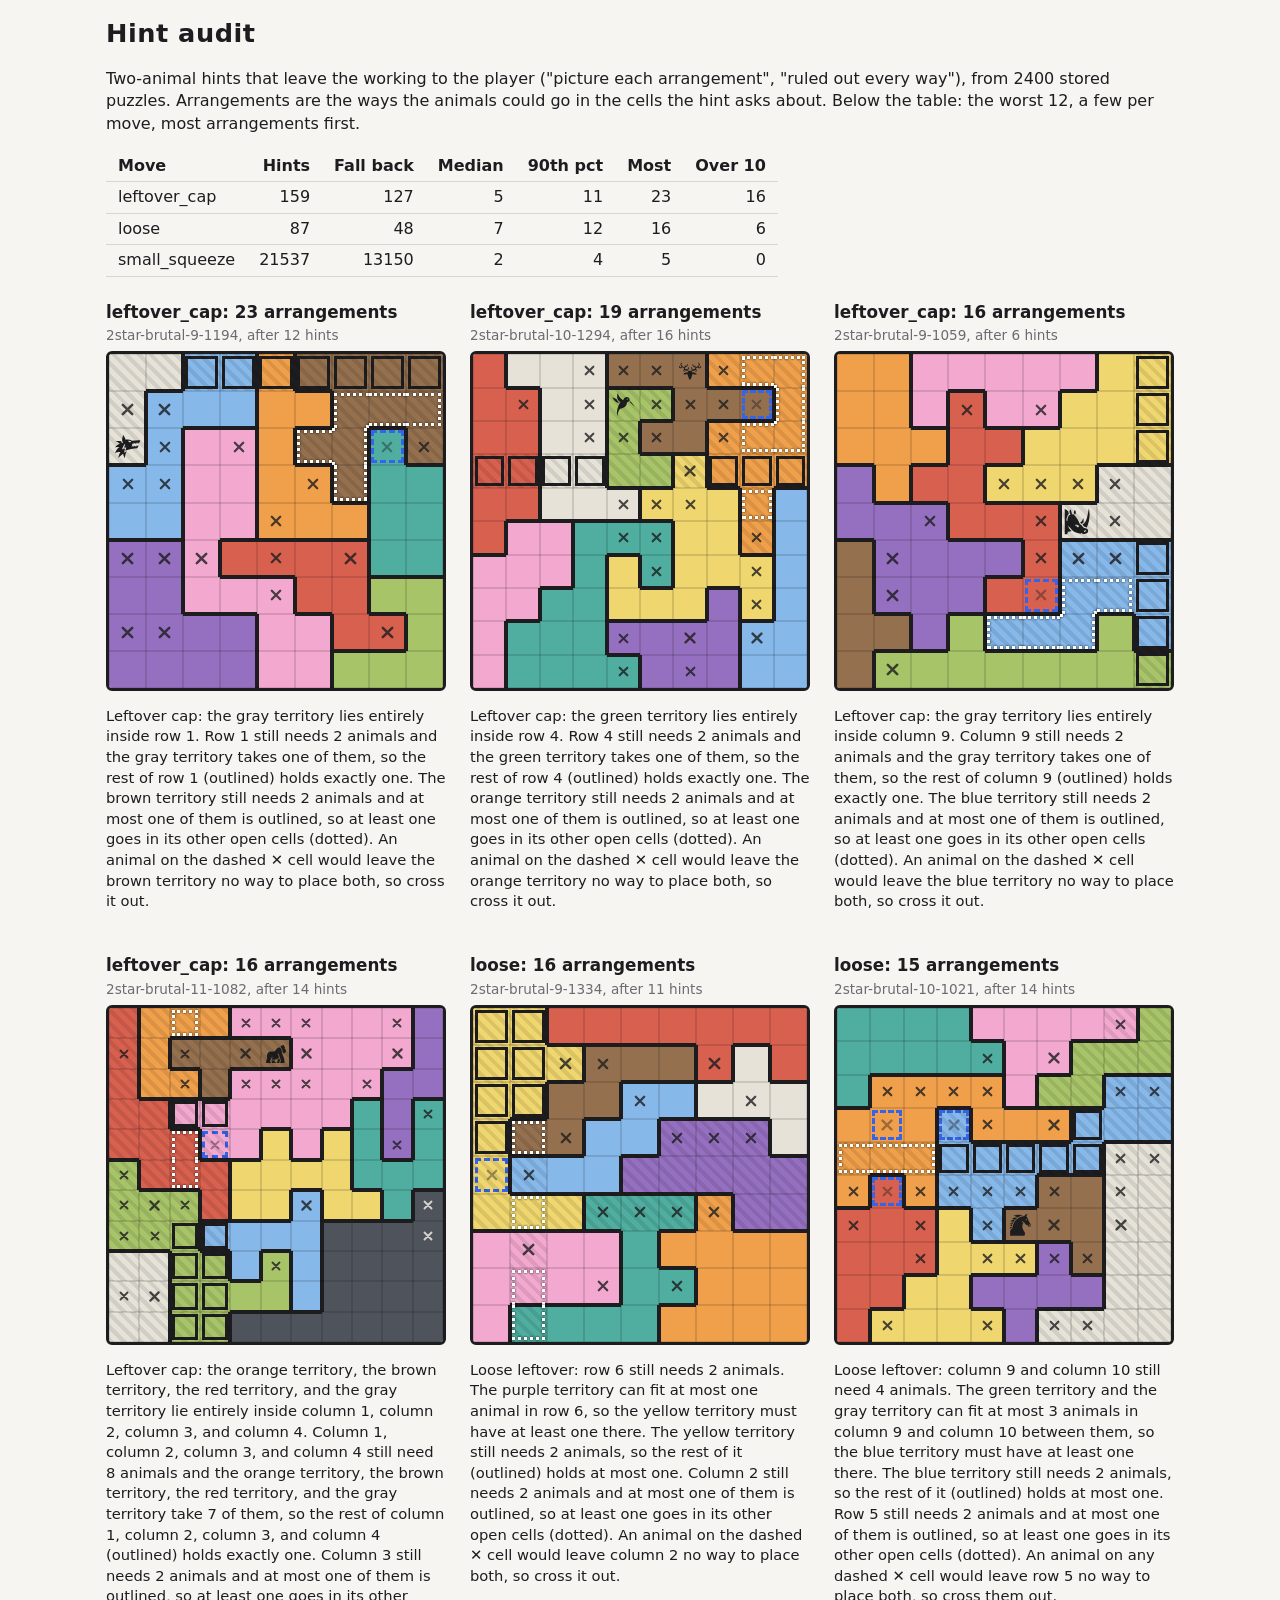
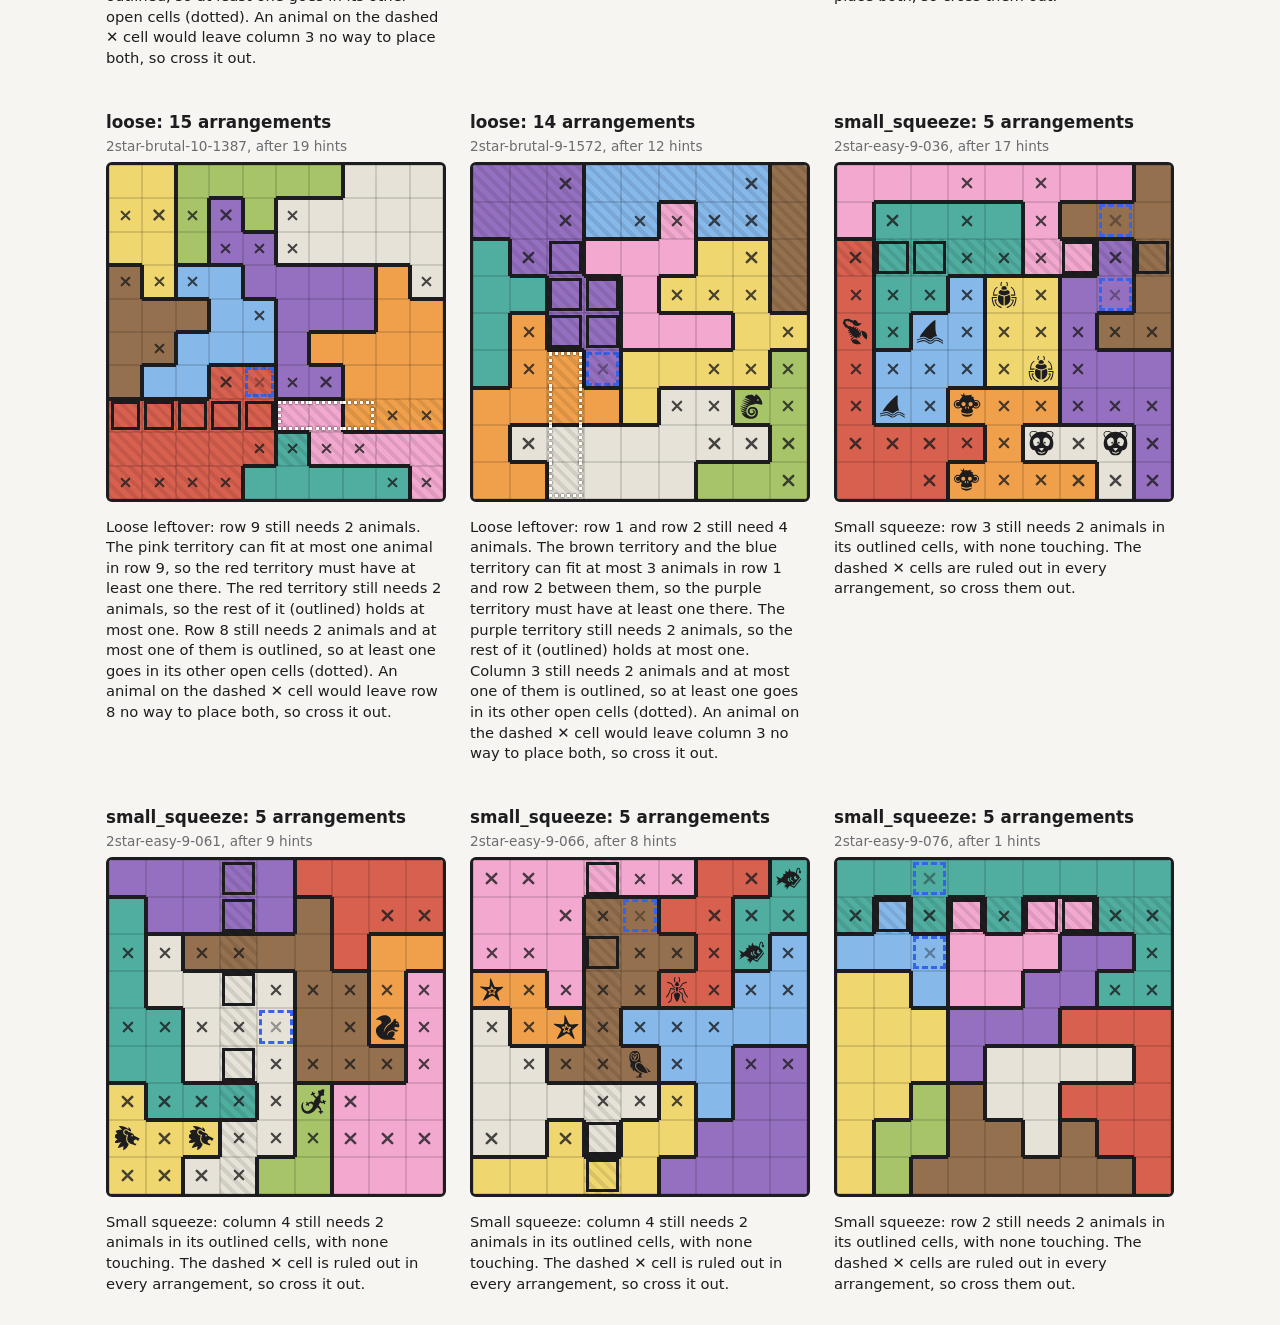
<file: dev/hint-audit/index.html>
<!doctype html>
<html lang="en">
<head>
<meta charset="utf-8">
<meta name="viewport" content="width=device-width, initial-scale=1">
<title>Hint audit</title>
<!-- Everything loads as it does in web/, so serve the repository root:
     python3 -m http.server 8001, then open http://localhost:8001/dev/hint-audit/ -->
<base href="../../web/">
<link rel="stylesheet" href="style.css">
<style>
  body { max-width: 1100px; margin: 0 auto; padding: 16px; }
  table { border-collapse: collapse; margin: 12px 0 24px; }
  th, td { padding: 4px 12px; text-align: right; border-bottom: 1px solid var(--line); }
  th:first-child, td:first-child { text-align: left; }
  .hints { display: grid; grid-template-columns: repeat(auto-fill, minmax(320px, 1fr)); gap: 28px 24px; }
  .hints .board { --size: min(100%, 340px); aspect-ratio: 1; height: auto; cursor: default; }
  .hints h3 { margin: 0 0 2px; font-size: 1.05rem; }
  .hints .where { color: var(--muted); font-size: 0.85rem; margin: 0 0 6px; }
  .hints .text { font-size: 0.92rem; }
</style>
</head>
<body>
<h1>Hint audit</h1>
<p id="summary"></p>
<table id="rules"></table>
<div id="hints" class="hints"></div>
<script type="module">
import { buildBoard, showHighlights, hintText, themeFor } from './common.js';

const { played, rules, worst } = await (await fetch('../dev/hint-audit/worst.json')).json();
const el = (tag, text, cls) => {
  const e = document.createElement(tag);
  if (text !== undefined) e.textContent = text;
  if (cls) e.className = cls;
  return e;
};
document.getElementById('summary').textContent = `Two-animal hints that leave the working to the player ("picture each arrangement", "ruled out every way"), from ${played} stored puzzles. Arrangements are the ways the animals could go in the cells the hint asks about. Below the table: the worst ${worst.length}, a few per move, most arrangements first.`;
const table = document.getElementById('rules');
const head = el('tr');
['Move', 'Hints', 'Fall back', 'Median', '90th pct', 'Most', 'Over 10'].forEach((t) => head.append(el('th', t)));
table.append(head);
for (const r of rules) {
  const row = el('tr');
  [r.rule, r.hints, r.fallback, r.median, r.p90, r.max, r.over10].forEach((t) => row.append(el('td', t)));
  table.append(row);
}
const hints = document.getElementById('hints');
for (const w of worst) {
  const n = w.regions.length;
  const h = { kind: 'move', ...w.deduction };
  const theme = themeFor(w.id, n, null, {});
  const card = el('div');
  const board = el('div', undefined, 'board');
  const cells = buildBoard(board, w.regions, theme);
  cells.forEach((cell, i) => {
    cell.classList.toggle('animal', w.marks[i] === 'A');
    cell.classList.toggle('x', w.marks[i] === 'x');
  });
  showHighlights(cells, w.regions, h);
  card.append(
    el('h3', `${w.rule}: ${w.arrangements} arrangements`),
    el('p', `${w.id}, after ${w.step} hints`, 'where'),
    board,
    el('p', hintText(h, theme, 2), 'text'),
  );
  hints.append(card);
}
</script>
</body>
</html>
</file>
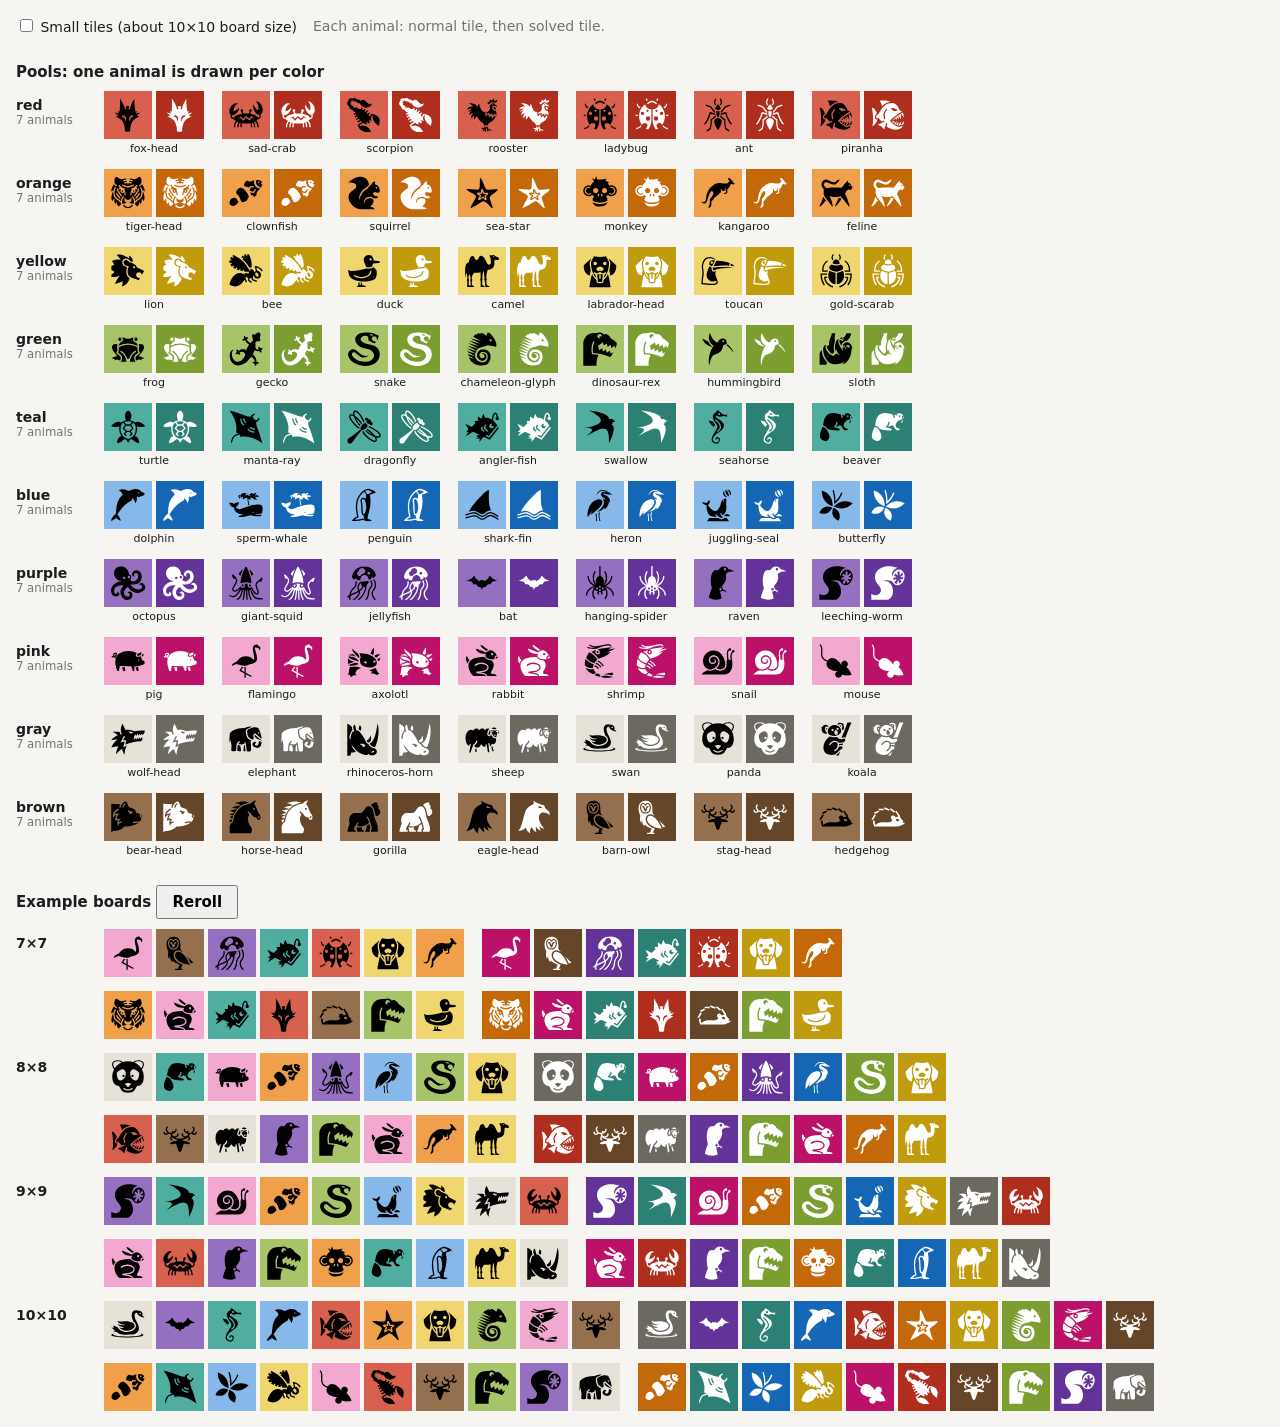
<file: dev/zoo/index.html>
<!doctype html>
<meta charset="utf-8">
<title>Zoo: animal pools</title>
<style>
  body { margin: 16px; background: #f6f5f2; color: #1d1d1f; font: 14px system-ui, sans-serif; --t: 48px; }
  @media (prefers-color-scheme: dark) { body { background: #17171a; color: #ececef; } }
  body.small { --t: 30px; }
  nav { display: flex; gap: 16px; align-items: center; margin-bottom: 8px; }
  button { font: inherit; padding: 6px 14px; cursor: pointer; }
  h2 { font-size: 15px; margin: 28px 0 10px; }
  .row { display: flex; gap: 18px; align-items: flex-start; margin-bottom: 14px; flex-wrap: wrap; }
  .label { width: 70px; padding-top: 6px; font-weight: 700; }
  .label small { display: block; font-weight: 400; opacity: 0.6; }
  .animal { width: calc(var(--t) * 2 + 4px); min-width: 78px; font-size: 11px; text-align: center; }
  .pair { display: flex; gap: 4px; justify-content: center; margin-bottom: 3px; }
  .cell { width: var(--t); height: var(--t); display: grid; place-items: center; }
  .cell img { width: 74%; height: 74%; }
  .cell.bold img { filter: invert(1); }
  .strip { display: flex; gap: 4px; }
</style>
<nav>
  <label><input id="small" type="checkbox"> Small tiles (about 10×10 board size)</label>
  <span style="opacity: 0.6">Each animal: normal tile, then solved tile.</span>
</nav>

<h2>Pools: one animal is drawn per color</h2>
<div id="pools"></div>

<h2>Example boards <button id="reroll">Reroll</button></h2>
<div id="samples"></div>

<script>
  // Reference page for choosing animals. A plain script with its own copy of the game's
  // pools and deepen() (the real ones are in web/common.js), so it opens from file://.
  // Pool entries are icons/ file names.
  const POOLS = [
    ['#d8604f', 'red', 'lorc_fox-head lorc_sad-crab lorc_scorpion delapouite_rooster delapouite_ladybug delapouite_ant delapouite_piranha'],
    ['#f0a04b', 'orange', 'delapouite_tiger-head delapouite_clownfish delapouite_squirrel delapouite_sea-star lorc_monkey delapouite_kangaroo delapouite_feline'],
    ['#efd66f', 'yellow', 'lorc_lion lorc_bee delapouite_duck delapouite_camel delapouite_labrador-head delapouite_toucan lorc_gold-scarab'],
    ['#a8c468', 'green', 'lorc_frog lorc_gecko lorc_snake darkzaitzev_chameleon-glyph lorc_dinosaur-rex delapouite_hummingbird caro-asercion_sloth'],
    ['#4fae9f', 'teal', 'lorc_turtle delapouite_manta-ray lorc_dragonfly lorc_angler-fish delapouite_swallow delapouite_seahorse delapouite_beaver'],
    ['#86b8ea', 'blue', 'delapouite_dolphin delapouite_sperm-whale delapouite_penguin delapouite_shark-fin caro-asercion_heron delapouite_juggling-seal lorc_butterfly'],
    ['#9670c0', 'purple', 'lorc_octopus delapouite_giant-squid lorc_jellyfish skoll_bat lorc_hanging-spider lorc_raven lorc_leeching-worm'],
    ['#f3a9cf', 'pink', 'skoll_pig delapouite_flamingo caro-asercion_axolotl delapouite_rabbit delapouite_shrimp lorc_snail lorc_mouse'],
    ['#e6e2d8', 'gray', 'lorc_wolf-head delapouite_elephant delapouite_rhinoceros-horn delapouite_sheep lorc_swan delapouite_panda delapouite_koala'],
    ['#94704e', 'brown', 'delapouite_bear-head delapouite_horse-head delapouite_gorilla delapouite_eagle-head caro-asercion_barn-owl lorc_stag-head caro-asercion_hedgehog'],
  ].map(([color, name, ids]) => ({ color, name, animals: ids.split(' ') }));

  function deepen(hex) {
    const [r, g, b] = [1, 3, 5].map((i) => parseInt(hex.slice(i, i + 2), 16) / 255);
    const max = Math.max(r, g, b), min = Math.min(r, g, b);
    const d = max - min;
    let h = 0;
    if (d) {
      if (max === r) h = ((g - b) / d) % 6;
      else if (max === g) h = (b - r) / d + 2;
      else h = (r - g) / d + 4;
    }
    const s = d ? d / (1 - Math.abs(max + min - 1)) : 0;
    const sat = d < 0.1 ? 0.06 : Math.min(1, s * 0.9 + 0.15);
    const light = Math.min(40, (max + min) * 50 - 16);
    return `hsl(${Math.round(h * 60 + 360) % 360} ${Math.round(sat * 100)}% ${Math.round(light)}%)`;
  }

  const $ = (id) => document.getElementById(id);
  const div = (cls, text = '') => {
    const el = document.createElement('div');
    el.className = cls;
    el.textContent = text;
    return el;
  };
  const short = (id) => id.split('_')[1];
  const cell = (color, id, bold) => {
    const el = div(`cell${bold ? ' bold' : ''}`);
    el.style.background = bold ? deepen(color) : color;
    el.title = short(id);
    el.append(Object.assign(new Image(), { src: `icons/${id}.svg` }));
    return el;
  };
  const animal = (color, id) => {
    const el = div('animal');
    const pair = div('pair');
    pair.append(cell(color, id, false), cell(color, id, true));
    el.append(pair, div('name', short(id)));
    return el;
  };

  for (const p of POOLS) {
    const row = div('row');
    const label = div('label', p.name);
    label.append(Object.assign(document.createElement('small'), { textContent: `${p.animals.length} animals` }));
    row.append(label, ...p.animals.map((id) => animal(p.color, id)));
    $('pools').append(row);
  }

  // Stand-in for the seeded pick: n of the 10 colors, then one animal from each.
  function samples() {
    $('samples').replaceChildren();
    const pick = (list) => list[Math.floor(Math.random() * list.length)];
    for (const n of [7, 8, 9, 10]) {
      for (let k = 0; k < 2; k++) {
        const pools = POOLS.map((p) => [Math.random(), p]).sort((a, b) => a[0] - b[0]).slice(0, n).map((x) => x[1]);
        const row = div('row');
        const strip = div('strip');
        const solved = div('strip');
        for (const p of pools) {
          const id = pick(p.animals);
          strip.append(cell(p.color, id, false));
          solved.append(cell(p.color, id, true));
        }
        row.append(div('label', k ? '' : `${n}×${n}`), strip, solved);
        $('samples').append(row);
      }
    }
  }
  $('reroll').onclick = samples;
  $('small').onchange = (e) => document.body.classList.toggle('small', e.target.checked);
  samples();
</script>
</file>
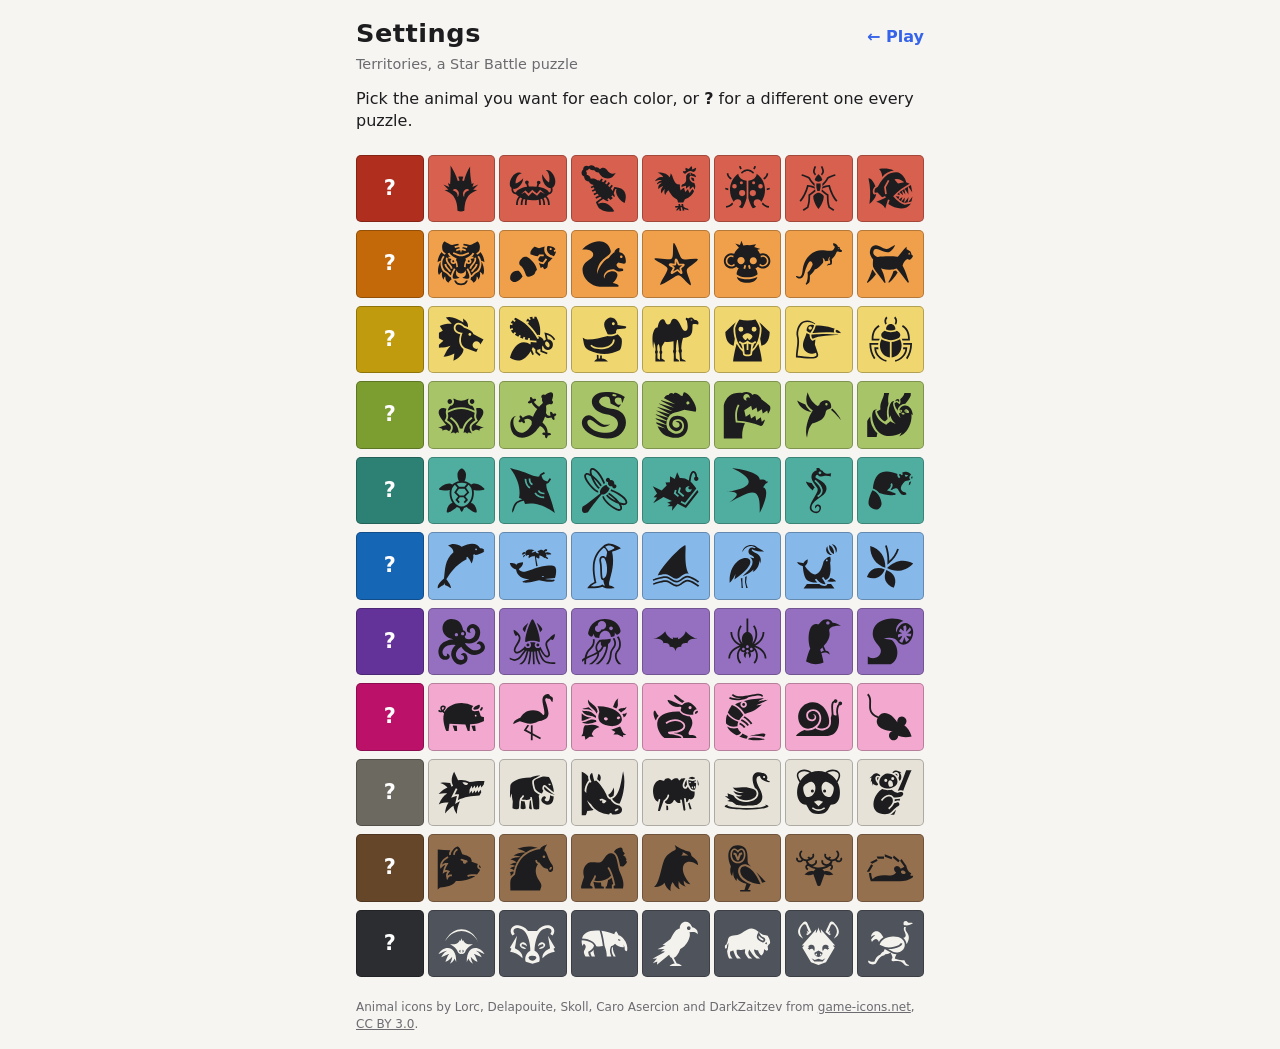
<file: web/settings.html>
<!doctype html>
<html lang="en">
<head>
  <meta charset="utf-8">
  <meta name="viewport" content="width=device-width, initial-scale=1">
  <title>Territories Settings</title>
  <link rel="stylesheet" href="style.css">
  <script type="module" src="settings.js"></script>
</head>
<body>
  <main>
    <header>
      <div class="titlebar"><div><h1>Settings</h1><p class="tagline">Territories, a Star Battle puzzle</p></div><a href="index.html">← Play</a></div>
    </header>

    <section class="intro">
      <p>Pick the animal you want for each color, or <strong>?</strong> for a different one every puzzle.</p>
    </section>

    <div id="pools" class="pools"></div>

    <p class="credit">Animal icons by Lorc, Delapouite, Skoll, Caro Asercion and DarkZaitzev from <a href="https://game-icons.net">game-icons.net</a>, <a href="https://creativecommons.org/licenses/by/3.0/">CC BY 3.0</a>.</p>
  </main>
</body>
</html>
</file>
<file: web/style.css>
:root {
  --bg: #f6f5f2;
  --fg: #1d1d1f;
  --muted: #6b6b70;
  --panel: #ffffff;
  --line: #d8d6d0;
  --accent: #3563e9;
  --accent-fg: #ffffff;
  --wall: #1d1d1f;
  --bad: #d7263d;
  --target: #3563e9;
  /* Boxes around hinted groups: light with a dark edge, to stand apart from the walls. */
  --box: #ffffff;
  --box-edge: drop-shadow(0 0 1px rgb(0 0 0 / 0.9));
}

@media (prefers-color-scheme: dark) {
  :root {
    --bg: #17171a;
    --fg: #ececef;
    --muted: #9a9aa2;
    --panel: #232327;
    --line: #3a3a40;
    --accent: #6b8cff;
    --accent-fg: #0d0d10;
    --box: var(--fg);
    --box-edge: none;
  }
}

* { box-sizing: border-box; }

body {
  margin: 0;
  background: var(--bg);
  color: var(--fg);
  font: 16px/1.4 system-ui, -apple-system, "Segoe UI", sans-serif;
}

main {
  max-width: 600px;
  margin: 0 auto;
  padding: 16px;
  display: flex;
  flex-direction: column;
  gap: 14px;
}

header { display: flex; flex-direction: column; gap: 10px; }
h1 { margin: 0; font-size: 1.6rem; letter-spacing: 0.02em; }
.titlebar { display: flex; align-items: baseline; justify-content: space-between; gap: 12px; }
.tagline { margin: 2px 0 0; color: var(--muted); font-size: 0.9rem; }
.titlebar a { color: var(--accent); text-decoration: none; font-weight: 600; }
.titlebar a:hover { text-decoration: underline; }
.titlebar nav { display: flex; align-items: center; gap: 14px; }
.gear {
  width: 1.5rem;
  height: 1.5rem;
  background: var(--muted);
  -webkit-mask: url("cog.svg") center / contain no-repeat;
  mask: url("cog.svg") center / contain no-repeat;
}
.gear:hover { background: var(--accent); }

.picker, .nav, .controls, .hint-actions {
  display: flex;
  gap: 8px;
  align-items: center;
  flex-wrap: wrap;
}

.levels, .games { display: flex; align-self: flex-start; border: 1px solid var(--line); border-radius: 8px; overflow: hidden; }
.levels button, .games button { border: 0; border-radius: 0; }
.levels button[aria-selected="true"], .games button[aria-selected="true"] { background: var(--accent); color: var(--accent-fg); }

button, select {
  font: inherit;
  color: var(--fg);
  background: var(--panel);
  border: 1px solid var(--line);
  border-radius: 8px;
  padding: 6px 14px;
  cursor: pointer;
}
button.primary { background: var(--accent); color: var(--accent-fg); border-color: var(--accent); }
button:disabled { opacity: 0.4; cursor: default; }

#title { min-width: 9em; text-align: center; font-weight: 600; }
#timer { margin-left: auto; font-variant-numeric: tabular-nums; color: var(--muted); }

#board { --size: min(100vw - 32px, 568px); }

.board {
  position: relative;
  width: var(--size);
  height: var(--size);
  display: grid;
  grid-template-columns: repeat(var(--n), minmax(0, 1fr));
  grid-template-rows: repeat(var(--n), minmax(0, 1fr));
  border: 3px solid var(--wall);
  border-radius: 6px;
  overflow: hidden;
  touch-action: none;
  user-select: none;
  -webkit-user-select: none;
}

.cell {
  position: relative;
  display: grid;
  place-items: center;
  overflow: hidden;
  color: #1d1d1f;
  cursor: pointer;
}
/* A dark territory gets light marks. */
.cell.dark { color: #f4f2ec; }
.cell.x::before, .cell.hl-cross::before {
  content: "";
  width: 34%;
  height: 34%;
  background: currentColor;
  opacity: 0.8;
  --cross: url("data:image/svg+xml,%3Csvg xmlns='http://www.w3.org/2000/svg' viewBox='0 0 10 10'%3E%3Cpath d='M1.5 1.5l7 7M8.5 1.5l-7 7' stroke='black' stroke-width='1.9' stroke-linecap='round'/%3E%3C/svg%3E");
  -webkit-mask: var(--cross) center / contain no-repeat;
  mask: var(--cross) center / contain no-repeat;
}
.cell.animal::before, .cell.hl-animal::before {
  content: "";
  width: 74%;
  height: 74%;
  background: currentColor;
  -webkit-mask: var(--icon) center / contain no-repeat;
  mask: var(--icon) center / contain no-repeat;
}

/* Solved: each animal's tile stamps to a deep shade of its region color,
   with the animal in white. */
.board.won .cell.animal {
  background-color: var(--deep) !important;
  transition: background-color 0.35s ease var(--delay, 0s);
}
.board.won .cell.animal::before {
  background: #fff;
  transition: background-color 0.35s ease var(--delay, 0s);
}

/* The moment of solving: tiles stamp and animals pop in a ripple. */
.board.celebrate .cell.animal::before {
  animation: pop 0.6s cubic-bezier(0.3, 1.6, 0.5, 1) var(--delay, 0s) both;
}
@keyframes pop {
  0% { scale: 0.4; }
  100% { scale: 1; }
}
@media (prefers-reduced-motion: reduce) {
  .board.celebrate .cell.animal::before { animation: none; }
  .board.won .cell.animal, .board.won .cell.animal::before { transition: none; }
}
.cell.clash::before { color: var(--bad); }

/* Hint highlighting */
.cell.hl-unit::after {
  content: "";
  position: absolute;
  inset: 0;
  background: repeating-linear-gradient(45deg, rgb(0 0 0 / 0.09) 0 4px, transparent 4px 9px);
  pointer-events: none;
}
.cell.hl-focus { outline: 3px solid var(--fg); outline-offset: -5px; }
/* A key cell that a supposed animal rules out. */
.cell.hl-out:not(.hl-target) { outline-color: color-mix(in srgb, var(--fg) 40%, transparent); }
.cell.hl-target { outline: 3px dashed var(--target); outline-offset: -5px; animation: pulse 1.1s ease-in-out infinite; }
.hl-block {
  position: absolute;
  inset: 0;
  border: 3px solid var(--fg);
  border-radius: 3px;
  box-shadow: 0 0 0 1px var(--bg);
  pointer-events: none;
}
/* One cell's share of the box around a group of touching cells: an edge is drawn,
   set in from the cell's side, wherever the group stops. */
.hl-group {
  --in: 2px;
  position: absolute;
  inset: 0;
  border: 0 solid var(--box);
  filter: var(--box-edge);
  pointer-events: none;
}
.hl-group.top { top: var(--in); border-top-width: 3px; }
.hl-group.right { right: var(--in); border-right-width: 3px; }
.hl-group.bottom { bottom: var(--in); border-bottom-width: 3px; }
.hl-group.left { left: var(--in); border-left-width: 3px; }
/* A capped squeeze's other cells. */
.hl-group.dotted { border-style: dotted; }
/* A dashed outline steps inside the group's box. */
.cell.hl-grouped.hl-target { outline-offset: -9px; }
/* The inside corner of an L: its edges face away from the corner it sits in. */
.hl-group.corner { inset: auto; width: var(--in); height: var(--in); border-width: 0; }
.hl-group.corner.top { top: 0; border-bottom-width: 3px; }
.hl-group.corner.bottom { bottom: 0; border-top-width: 3px; }
.hl-group.corner.left { left: 0; border-right-width: 3px; }
.hl-group.corner.right { right: 0; border-left-width: 3px; }
.cell.hl-bad { outline: 3px solid var(--bad); outline-offset: -5px; }
/* A hinted cell previews its mark, faintly, so animals and crosses read apart. */
.cell.hl-cross:not(.x)::before, .cell.hl-animal:not(.animal)::before { opacity: 0.4; }
@keyframes pulse { 50% { outline-color: transparent; } }
@media (prefers-reduced-motion: reduce) { .cell.hl-target { animation: none; } }

#hint-panel, #win {
  background: var(--panel);
  border: 1px solid var(--line);
  border-radius: 10px;
  padding: 12px 14px;
}
#hint-panel p, #win p { margin: 0 0 10px; }
#win { display: flex; align-items: center; justify-content: space-between; gap: 10px; flex-wrap: wrap; }
#win p { margin: 0; font-weight: 600; }
[hidden] { display: none !important; }

.empty {
  background: var(--panel);
  border: 1px dashed var(--line);
  border-radius: 10px;
  padding: 28px 16px;
  text-align: center;
  color: var(--muted);
  margin: 0;
}

/* Moves page */
.intro p, .move p { margin: 0 0 8px; }
.intro ul { margin: 0; padding-left: 1.2em; }
.cycle { display: flex; justify-content: center; align-items: center; gap: 10px; margin: 10px 0; color: var(--muted); }
.cycle .cell { width: 40px; height: 40px; border-radius: 5px; cursor: default; box-shadow: inset 0 0 0 1px rgb(0 0 0 / 0.25); }
.move { border-top: 1px solid var(--line); padding-top: 14px; }
.section { margin: 4px 0 0; font-size: 1.35rem; }
.move h3 { margin: 0 0 6px; font-size: 1.2rem; }
.examples { display: flex; gap: 16px; flex-wrap: wrap; margin: 10px 0 8px; }
.examples figure { margin: 0; }
.examples figcaption { color: var(--muted); font-size: 0.85rem; margin-bottom: 4px; }
.board.mini { --size: min(calc(50vw - 30px), 240px); cursor: default; }
.board.mini .cell { cursor: default; }
.example-text { color: var(--muted); font-size: 0.92rem; }
.legend { color: var(--muted); font-size: 0.85rem; }

/* Settings page */
.pools { display: flex; flex-direction: column; gap: 8px; }
.pool { display: grid; grid-template-columns: repeat(8, minmax(0, 1fr)); gap: 4px; }
.pool .cell {
  aspect-ratio: 1;
  padding: 0;
  border: 0;
  border-radius: 5px;
  background: var(--color);
  box-shadow: inset 0 0 0 1px rgb(0 0 0 / 0.25);
  font-size: 1.3rem;
  font-weight: 700;
}
.pool .cell[aria-pressed="true"] { background: var(--deep); color: #fff; }

.credit { color: var(--muted); font-size: 0.75rem; margin: 8px 0 0; }
.credit a { color: inherit; }
</file>
